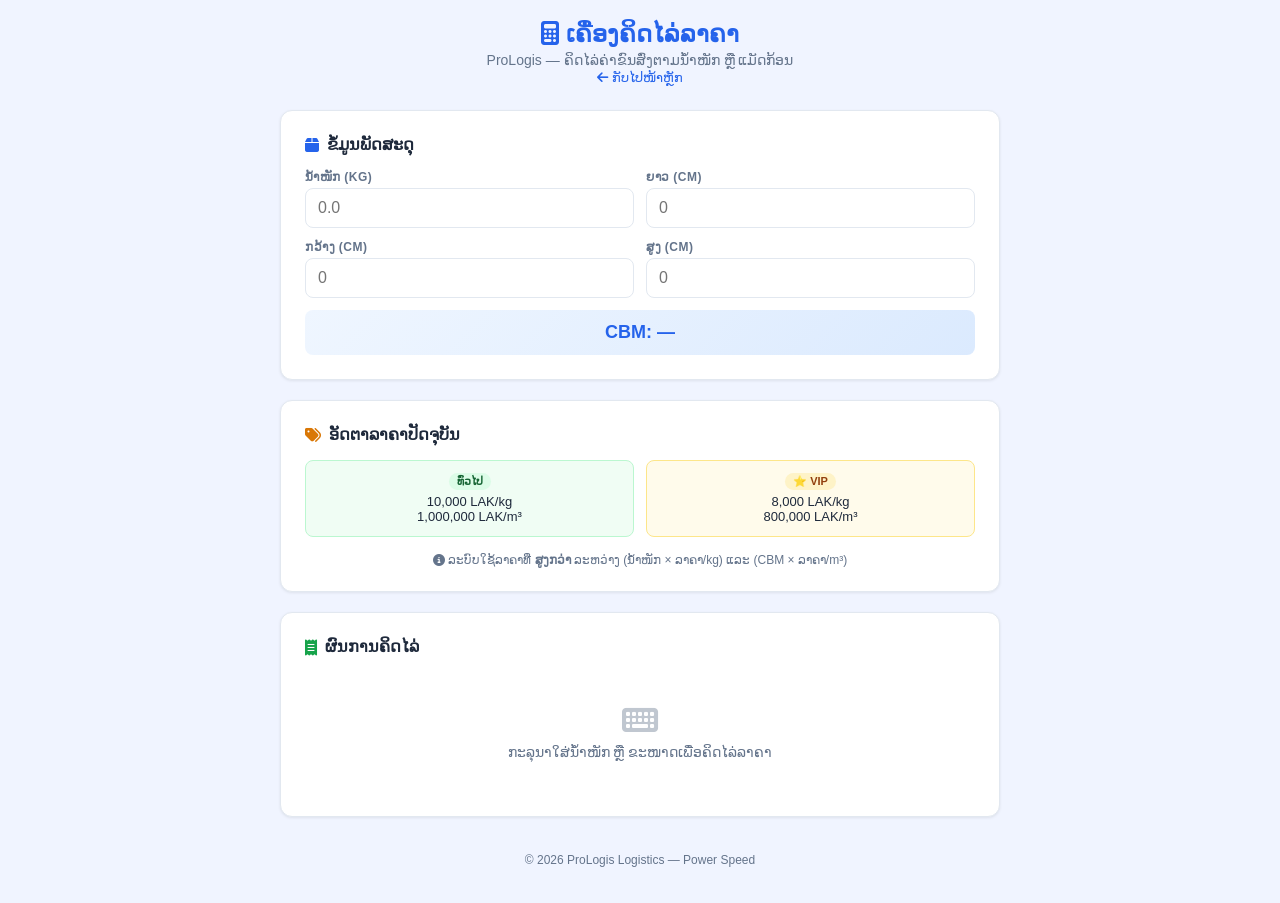
<file: calculator.html>
<!DOCTYPE html>
<html lang="lo">
<head>
<meta charset="UTF-8">
<meta name="viewport" content="width=device-width, initial-scale=1.0">
<title>ເຄື່ອງຄິດໄລ່ລາຄາ — ProLogis</title>
<link href="https://cdnjs.cloudflare.com/ajax/libs/font-awesome/6.4.0/css/all.min.css" rel="stylesheet">
<style>
*{margin:0;padding:0;box-sizing:border-box}
:root{--primary:#2563eb;--primary-dark:#1d4ed8;--success:#16a34a;--warning:#d97706;--bg:#f0f4ff;--card:#fff;--text:#1e293b;--muted:#64748b;--border:#e2e8f0;--radius:12px}
body{font-family:'Segoe UI',Tahoma,sans-serif;background:var(--bg);color:var(--text);min-height:100vh;padding:20px}
.container{max-width:720px;margin:0 auto}
.header{text-align:center;margin-bottom:24px}
.header h1{font-size:24px;color:var(--primary);margin-bottom:4px}
.header p{color:var(--muted);font-size:14px}
.header a{color:var(--primary);text-decoration:none;font-size:13px}
.card{background:var(--card);border-radius:var(--radius);box-shadow:0 1px 3px rgba(0,0,0,.08);padding:24px;margin-bottom:20px;border:1px solid var(--border)}
.card-title{font-size:16px;font-weight:700;margin-bottom:16px;display:flex;align-items:center;gap:8px}
.input-grid{display:grid;grid-template-columns:1fr 1fr;gap:12px}
@media(max-width:480px){.input-grid{grid-template-columns:1fr}}
.form-group{display:flex;flex-direction:column;gap:4px}
.form-group label{font-size:12px;font-weight:600;color:var(--muted);text-transform:uppercase;letter-spacing:.5px}
.form-group input{padding:10px 12px;border:1px solid var(--border);border-radius:8px;font-size:16px;outline:none;transition:border .2s}
.form-group input:focus{border-color:var(--primary);box-shadow:0 0 0 3px rgba(37,99,235,.1)}
.form-group input[readonly]{background:#f8fafc;color:var(--muted);cursor:default}
.cbm-display{grid-column:span 2;background:linear-gradient(135deg,#eff6ff,#dbeafe);border-radius:8px;padding:12px 16px;text-align:center;font-size:18px;font-weight:700;color:var(--primary)}
@media(max-width:480px){.cbm-display{grid-column:span 1}}
.rates-info{display:grid;grid-template-columns:1fr 1fr;gap:12px;margin-bottom:16px}
.rate-card{padding:12px;border-radius:8px;text-align:center}
.rate-card.regular{background:#f0fdf4;border:1px solid #bbf7d0}
.rate-card.vip{background:#fffbeb;border:1px solid #fde68a}
.rate-card .label{font-size:11px;font-weight:600;text-transform:uppercase;color:var(--muted);margin-bottom:4px}
.rate-card .values{font-size:13px;color:var(--text)}

table{width:100%;border-collapse:collapse;margin-top:12px}
th,td{padding:10px 12px;text-align:right;font-size:14px;border-bottom:1px solid var(--border)}
th{background:#f8fafc;font-size:11px;text-transform:uppercase;letter-spacing:.5px;color:var(--muted);font-weight:600}
th:first-child,td:first-child{text-align:left}
.row-regular td{background:#f0fdf4}
.row-vip td{background:#fffbeb}
.row-saving td{background:#fef2f2;color:#dc2626;font-weight:600}
.winner{color:var(--success);font-weight:700;position:relative}
.winner::after{content:' ✓';font-size:12px}
.final-price{font-size:20px;font-weight:800}
.final-vip{color:var(--warning)}
.empty-state{text-align:center;padding:32px;color:var(--muted);font-size:14px}
.badge{display:inline-block;padding:2px 8px;border-radius:99px;font-size:11px;font-weight:600}
.badge-green{background:#dcfce7;color:#166534}
.badge-amber{background:#fef3c7;color:#92400e}
.footer{text-align:center;color:var(--muted);font-size:12px;margin-top:20px;padding:16px 0}
</style>
</head>
<body>

<div class="container">
  <div class="header">
    <h1><i class="fas fa-calculator"></i> ເຄື່ອງຄິດໄລ່ລາຄາ</h1>
    <p>ProLogis — ຄິດໄລ່ຄ່າຂົນສົ່ງຕາມນ້ຳໜັກ ຫຼື ແມັດກ້ອນ</p>
    <a href="index.html"><i class="fas fa-arrow-left"></i> ກັບໄປໜ້າຫຼັກ</a>
  </div>

  <!-- Input -->
  <div class="card">
    <div class="card-title"><i class="fas fa-box" style="color:var(--primary)"></i> ຂໍ້ມູນພັດສະດຸ</div>
    <div class="input-grid">
      <div class="form-group">
        <label>ນ້ຳໜັກ (kg)</label>
        <input type="number" id="inKg" min="0" step="0.1" placeholder="0.0" oninput="calc()">
      </div>
      <div class="form-group">
        <label>ຍາວ (cm)</label>
        <input type="number" id="inL" min="0" placeholder="0" oninput="calc()">
      </div>
      <div class="form-group">
        <label>ກວ້າງ (cm)</label>
        <input type="number" id="inW" min="0" placeholder="0" oninput="calc()">
      </div>
      <div class="form-group">
        <label>ສູງ (cm)</label>
        <input type="number" id="inH" min="0" placeholder="0" oninput="calc()">
      </div>
      <div class="cbm-display" id="cbmDisplay">CBM: —</div>
    </div>
  </div>

  <!-- Rates Info -->
  <div class="card">
    <div class="card-title"><i class="fas fa-tags" style="color:var(--warning)"></i> ອັດຕາລາຄາປັດຈຸບັນ</div>
    <div class="rates-info">
      <div class="rate-card regular">
        <div class="label"><span class="badge badge-green">ທົ່ວໄປ</span></div>
        <div class="values" id="rateRegular">—</div>
      </div>
      <div class="rate-card vip">
        <div class="label"><span class="badge badge-amber">⭐ VIP</span></div>
        <div class="values" id="rateVIP">—</div>
      </div>
    </div>
    <div style="font-size:12px;color:var(--muted);text-align:center">
      <i class="fas fa-info-circle"></i> ລະບົບໃຊ້ລາຄາທີ່ <strong>ສູງກວ່າ</strong> ລະຫວ່າງ (ນ້ຳໜັກ × ລາຄາ/kg) ແລະ (CBM × ລາຄາ/m³)
    </div>
  </div>

  <!-- Result -->
  <div class="card">
    <div class="card-title"><i class="fas fa-receipt" style="color:var(--success)"></i> ຜົນການຄິດໄລ່</div>
    <div id="resultArea">
      <div class="empty-state">
        <i class="fas fa-keyboard" style="font-size:32px;margin-bottom:8px;display:block;opacity:.4"></i>
        ກະລຸນາໃສ່ນ້ຳໜັກ ຫຼື ຂະໜາດເພື່ອຄິດໄລ່ລາຄາ
      </div>
    </div>
  </div>
</div>

<div class="footer">
  &copy; 2026 ProLogis Logistics — Power Speed
</div>

<script>
function getRates() {
  try {
    return JSON.parse(localStorage.getItem('erp_pricing')) || { perKg:10000, perCBM:1000000, vipPerKg:8000, vipPerCBM:800000 };
  } catch(e) {
    return { perKg:10000, perCBM:1000000, vipPerKg:8000, vipPerCBM:800000 };
  }
}

function fmt(n) {
  return n.toLocaleString('en-US');
}

function showRates() {
  const r = getRates();
  document.getElementById('rateRegular').innerHTML =
    `${fmt(r.perKg)} LAK/kg<br>${fmt(r.perCBM)} LAK/m³`;
  document.getElementById('rateVIP').innerHTML =
    `${fmt(r.vipPerKg||r.perKg)} LAK/kg<br>${fmt(r.vipPerCBM||r.perCBM)} LAK/m³`;
}

function calc() {
  const kg = parseFloat(document.getElementById('inKg').value) || 0;
  const l  = parseFloat(document.getElementById('inL').value)  || 0;
  const w  = parseFloat(document.getElementById('inW').value)  || 0;
  const h  = parseFloat(document.getElementById('inH').value)  || 0;
  const cbm = (l && w && h) ? (l*w*h)/1e6 : 0;

  // CBM display
  document.getElementById('cbmDisplay').textContent = cbm > 0
    ? `CBM: ${cbm.toFixed(4)} m³  (${l}×${w}×${h} cm)`
    : 'CBM: —';

  const area = document.getElementById('resultArea');
  if (!kg && !cbm) {
    area.innerHTML = `<div class="empty-state">
      <i class="fas fa-keyboard" style="font-size:32px;margin-bottom:8px;display:block;opacity:.4"></i>
      ກະລຸນາໃສ່ນ້ຳໜັກ ຫຼື ຂະໜາດເພື່ອຄິດໄລ່ລາຄາ
    </div>`;
    return;
  }

  const r = getRates();
  const regByKg  = kg * r.perKg;
  const regByCBM = cbm * r.perCBM;
  const regFinal = Math.max(regByKg, regByCBM);
  const regMethod = regByKg >= regByCBM ? 'kg' : 'cbm';

  const vipKgRate  = r.vipPerKg  || r.perKg;
  const vipCBMRate = r.vipPerCBM || r.perCBM;
  const vipByKg  = kg * vipKgRate;
  const vipByCBM = cbm * vipCBMRate;
  const vipFinal = Math.max(vipByKg, vipByCBM);
  const vipMethod = vipByKg >= vipByCBM ? 'kg' : 'cbm';

  const saving = regFinal - vipFinal;
  const savingPct = regFinal > 0 ? ((saving / regFinal) * 100).toFixed(1) : 0;

  area.innerHTML = `
    <table>
      <thead>
        <tr>
          <th></th>
          <th>ຕາມນ້ຳໜັກ (kg)</th>
          <th>ຕາມແມັດກ້ອນ (CBM)</th>
          <th>ລາຄາສຸດທ້າຍ</th>
        </tr>
      </thead>
      <tbody>
        <tr class="row-regular">
          <td><span class="badge badge-green">ທົ່ວໄປ</span></td>
          <td class="${regMethod==='kg'?'winner':''}">${kg ? fmt(regByKg)+' LAK' : '—'}${kg ? '<br><small style="color:var(--muted)">'+kg+' × '+fmt(r.perKg)+'</small>':''}</td>
          <td class="${regMethod==='cbm'?'winner':''}">${cbm ? fmt(Math.round(regByCBM))+' LAK' : '—'}${cbm ? '<br><small style="color:var(--muted)">'+cbm.toFixed(4)+' × '+fmt(r.perCBM)+'</small>':''}</td>
          <td class="final-price">${fmt(Math.round(regFinal))} LAK</td>
        </tr>
        <tr class="row-vip">
          <td><span class="badge badge-amber">⭐ VIP</span></td>
          <td class="${vipMethod==='kg'?'winner':''}">${kg ? fmt(vipByKg)+' LAK' : '—'}${kg ? '<br><small style="color:var(--muted)">'+kg+' × '+fmt(vipKgRate)+'</small>':''}</td>
          <td class="${vipMethod==='cbm'?'winner':''}">${cbm ? fmt(Math.round(vipByCBM))+' LAK' : '—'}${cbm ? '<br><small style="color:var(--muted)">'+cbm.toFixed(4)+' × '+fmt(vipCBMRate)+'</small>':''}</td>
          <td class="final-price final-vip">${fmt(Math.round(vipFinal))} LAK</td>
        </tr>
        ${saving > 0 ? `
        <tr class="row-saving">
          <td><i class="fas fa-piggy-bank"></i> ປະຢັດ VIP</td>
          <td colspan="2" style="text-align:center;color:var(--muted);font-weight:400">ສ່ວນຫຼຸດ ${savingPct}%</td>
          <td style="color:#dc2626;font-size:18px">-${fmt(Math.round(saving))} LAK</td>
        </tr>` : ''}
      </tbody>
    </table>
  `;
}

// Init
showRates();
</script>
</body>
</html>
</file>
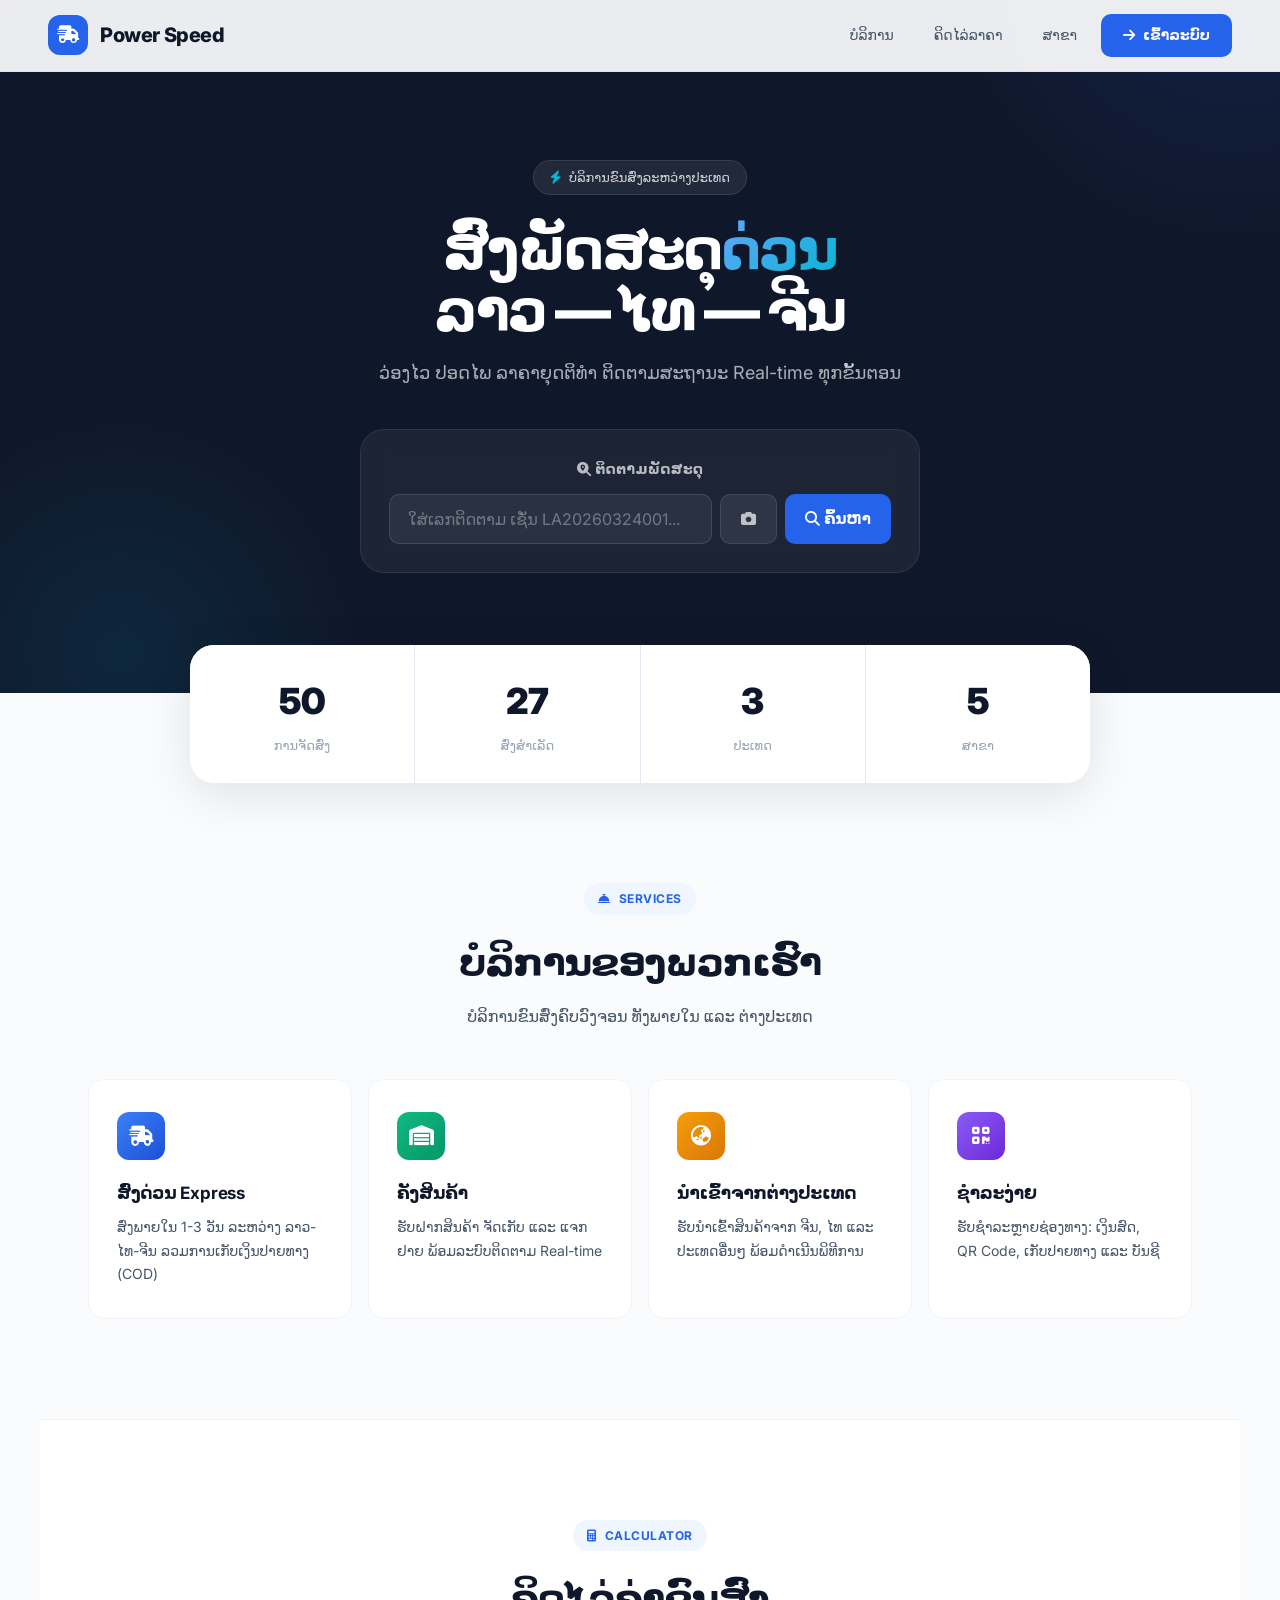
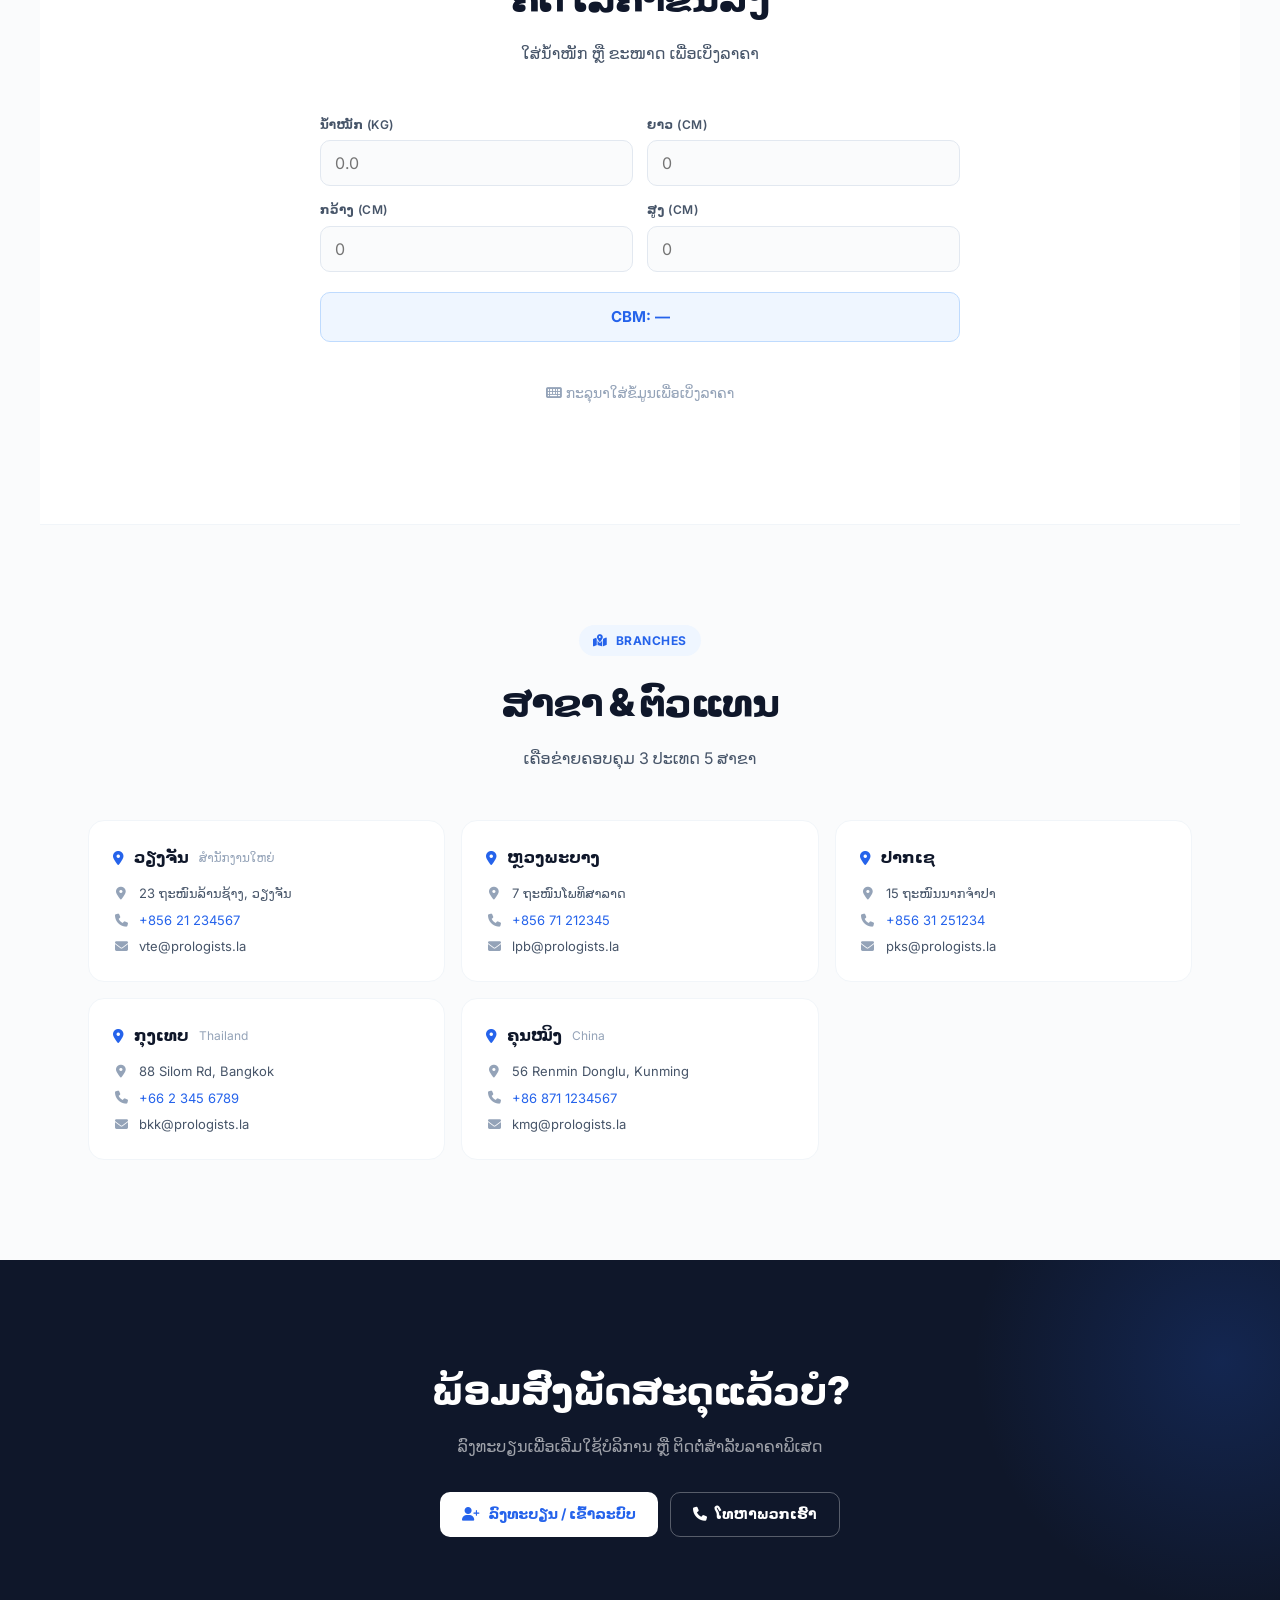
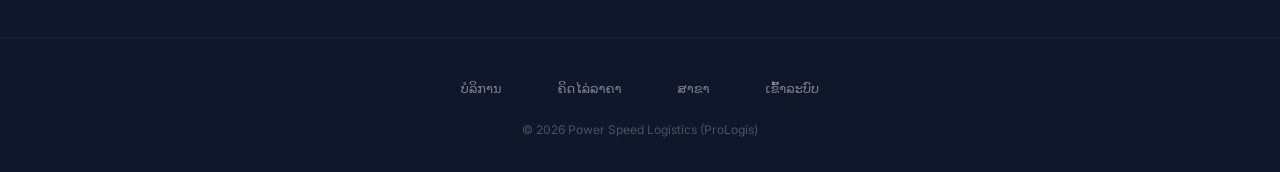
<file: website.html>
<!DOCTYPE html>
<html lang="lo">
<head>
<meta charset="UTF-8">
<meta name="viewport" content="width=device-width, initial-scale=1.0">
<meta name="description" content="Power Speed — ບໍລິການຂົນສົ່ງດ່ວນ ລາວ-ໄທ-ຈີນ ສົ່ງພັດສະດຸຂ້າມປະເທດ ວ່ອງໄວ ປອດໄພ">
<title>Power Speed — ບໍລິການຂົນສົ່ງດ່ວນ ລາວ-ໄທ-ຈີນ</title>
<link href="https://cdnjs.cloudflare.com/ajax/libs/font-awesome/6.4.0/css/all.min.css" rel="stylesheet">
<link href="https://fonts.googleapis.com/css2?family=Inter:wght@400;500;600;700;800;900&display=swap" rel="stylesheet">
<style>
*{margin:0;padding:0;box-sizing:border-box}
:root{
  --primary:#2563eb;--primary-dark:#1d4ed8;--primary-light:#3b82f6;--primary-pale:#eff6ff;
  --secondary:#0f172a;--accent:#06b6d4;
  --success:#059669;--warning:#d97706;--danger:#dc2626;
  --bg:#fafbfc;--surface:#fff;--border:#f1f5f9;--border-strong:#e2e8f0;
  --text:#0f172a;--text-secondary:#475569;--text-muted:#94a3b8;
  --radius:16px;--radius-sm:10px;--radius-lg:24px;
  --shadow-sm:0 1px 2px rgba(0,0,0,.04);
  --shadow:0 4px 24px rgba(0,0,0,.06);
  --shadow-lg:0 12px 48px rgba(0,0,0,.1);
  --transition:.25s cubic-bezier(.4,0,.2,1)
}
html{scroll-behavior:smooth}
body{font-family:'Inter',system-ui,-apple-system,sans-serif;color:var(--text);background:var(--bg);line-height:1.6;-webkit-font-smoothing:antialiased}
a{text-decoration:none;color:inherit}
img{max-width:100%;display:block}

/* SKIP LINK (a11y) */
.skip-link{position:absolute;top:-100%;left:16px;padding:12px 24px;background:var(--primary);color:#fff;border-radius:0 0 8px 8px;font-weight:600;z-index:999;transition:.2s}
.skip-link:focus{top:0}

/* NAV */
header{position:fixed;top:0;left:0;right:0;z-index:100;background:rgba(255,255,255,.92);backdrop-filter:blur(20px) saturate(180%);border-bottom:1px solid rgba(0,0,0,.04);height:72px;display:flex;align-items:center;padding:0 clamp(16px,4vw,48px)}
.nav-inner{max-width:1200px;width:100%;margin:0 auto;display:flex;align-items:center;justify-content:space-between}
.logo{display:flex;align-items:center;gap:12px;font-size:20px;font-weight:800;color:var(--text);letter-spacing:-.02em}
.logo-icon{width:40px;height:40px;background:var(--primary);border-radius:12px;display:flex;align-items:center;justify-content:center;color:#fff;font-size:18px}
nav{display:flex;gap:8px;align-items:center}
nav a{font-size:14px;font-weight:500;color:var(--text-secondary);padding:8px 16px;border-radius:8px;transition:var(--transition)}
nav a:hover,nav a:focus-visible{color:var(--primary);background:var(--primary-pale)}
nav a:focus-visible{outline:2px solid var(--primary);outline-offset:2px}
.btn{display:inline-flex;align-items:center;gap:8px;padding:10px 22px;border-radius:var(--radius-sm);font-weight:600;font-size:14px;border:none;cursor:pointer;transition:var(--transition)}
.btn:focus-visible{outline:2px solid var(--primary);outline-offset:2px}
.btn-primary{background:var(--primary);color:#fff}
.btn-primary:hover{background:var(--primary-dark);transform:translateY(-1px);box-shadow:0 4px 12px rgba(37,99,235,.3)}
.btn-ghost{background:transparent;color:var(--text);border:1.5px solid var(--border-strong)}
.btn-ghost:hover{border-color:var(--primary);color:var(--primary)}
.btn-white{background:#fff;color:var(--primary);font-weight:700}
.btn-white:hover{background:var(--primary-pale);transform:translateY(-1px)}
.btn-outline-white{background:transparent;color:#fff;border:1.5px solid rgba(255,255,255,.3)}
.btn-outline-white:hover{background:rgba(255,255,255,.1);border-color:rgba(255,255,255,.6)}
.mobile-toggle{display:none;background:none;border:none;font-size:22px;padding:8px;cursor:pointer;color:var(--text)}
@media(max-width:768px){
  nav a:not(.btn-primary){display:none}
  .mobile-toggle{display:block}
}

/* HERO */
.hero{padding:clamp(120px,15vw,160px) clamp(16px,4vw,48px) clamp(80px,10vw,120px);background:var(--secondary);color:#fff;text-align:center;position:relative;overflow:hidden}
.hero::before{content:'';position:absolute;top:-50%;right:-20%;width:600px;height:600px;border-radius:50%;background:radial-gradient(circle,rgba(37,99,235,.15),transparent 70%)}
.hero::after{content:'';position:absolute;bottom:-30%;left:-10%;width:500px;height:500px;border-radius:50%;background:radial-gradient(circle,rgba(6,182,212,.1),transparent 70%)}
.hero>*{position:relative;z-index:1}
.hero-badge{display:inline-flex;align-items:center;gap:8px;padding:6px 16px;background:rgba(255,255,255,.08);border:1px solid rgba(255,255,255,.1);border-radius:99px;font-size:13px;font-weight:500;color:rgba(255,255,255,.8);margin-bottom:24px;backdrop-filter:blur(4px)}
.hero-badge i{color:var(--accent)}
.hero h1{font-size:clamp(32px,6vw,56px);font-weight:900;letter-spacing:-.03em;line-height:1.1;margin-bottom:16px;max-width:700px;margin-left:auto;margin-right:auto}
.hero h1 span{background:linear-gradient(135deg,#60a5fa,#06b6d4);-webkit-background-clip:text;-webkit-text-fill-color:transparent;background-clip:text}
.hero-desc{font-size:clamp(15px,2vw,18px);color:rgba(255,255,255,.65);max-width:540px;margin:0 auto 40px;line-height:1.7}

/* TRACK BOX */
.track-box{max-width:560px;margin:0 auto;background:rgba(255,255,255,.06);border:1px solid rgba(255,255,255,.08);border-radius:var(--radius-lg);padding:28px;backdrop-filter:blur(12px)}
.track-box h3{font-size:14px;font-weight:600;margin-bottom:14px;color:rgba(255,255,255,.7);text-transform:uppercase;letter-spacing:.5px}
.track-row{display:flex;gap:8px}
.track-row input{flex:1;padding:14px 18px;border:1.5px solid rgba(255,255,255,.12);border-radius:var(--radius-sm);font-size:16px;font-family:inherit;outline:none;background:rgba(255,255,255,.06);color:#fff;transition:var(--transition)}
.track-row input::placeholder{color:rgba(255,255,255,.35)}
.track-row input:focus{border-color:var(--accent);background:rgba(255,255,255,.1);box-shadow:0 0 0 3px rgba(6,182,212,.2)}
.track-row button{min-width:48px;padding:14px 20px;border:none;border-radius:var(--radius-sm);font-size:15px;font-family:inherit;cursor:pointer;font-weight:600;transition:var(--transition)}
.track-row button:focus-visible{outline:2px solid var(--accent);outline-offset:2px}
.track-row .btn-search{background:var(--primary);color:#fff}
.track-row .btn-search:hover{background:var(--primary-dark)}
.track-row .btn-cam{background:rgba(255,255,255,.08);color:rgba(255,255,255,.7);border:1px solid rgba(255,255,255,.1)}
.track-row .btn-cam:hover{background:rgba(255,255,255,.15);color:#fff}

/* TRACK RESULT */
.track-result{margin-top:16px;display:none}
.track-result.show{display:block}
.result-card{background:#fff;border-radius:var(--radius);padding:24px;color:var(--text)}
.result-header{display:flex;justify-content:space-between;align-items:center;margin-bottom:16px;flex-wrap:wrap;gap:8px}
.result-tn{font-size:22px;font-weight:800;color:var(--primary);font-family:'SF Mono',Consolas,monospace;letter-spacing:.5px}
.result-info{display:grid;grid-template-columns:1fr 1fr;gap:12px;font-size:13px;margin-bottom:20px;padding:16px;background:var(--bg);border-radius:var(--radius-sm)}
.result-info .label{color:var(--text-muted);font-size:11px;text-transform:uppercase;font-weight:600;letter-spacing:.5px;margin-bottom:2px}
.timeline{position:relative;padding-left:28px}
.timeline::before{content:'';position:absolute;left:11px;top:0;bottom:0;width:2px;background:var(--border-strong)}
.tl-item{position:relative;padding-bottom:20px}
.tl-item:last-child{padding-bottom:0}
.tl-dot{position:absolute;left:-23px;top:3px;width:14px;height:14px;border-radius:50%;border:3px solid var(--surface)}
.tl-dot.active{background:var(--primary-light);box-shadow:0 0 0 3px var(--primary-pale)}
.tl-dot.done{background:var(--success);box-shadow:0 0 0 3px #dcfce7}
.tl-status{font-weight:700;font-size:13px;text-transform:uppercase;color:var(--text)}
.tl-desc{font-size:12px;color:var(--text-secondary);margin-top:2px}
.tl-time{font-size:11px;color:var(--text-muted);margin-top:3px}
.result-error{text-align:center;padding:24px;color:var(--danger);font-weight:600}
.badge{display:inline-flex;align-items:center;gap:4px;padding:4px 12px;border-radius:99px;font-size:11px;font-weight:700;text-transform:uppercase;letter-spacing:.3px}
.badge::before{content:'\\2022';font-size:8px}
.badge-pending{background:#fef3c7;color:#92400e}
.badge-processing{background:#e0f2fe;color:#0c4a6e}
.badge-in-warehouse{background:#ede9fe;color:#5b21b6}
.badge-out-for-delivery{background:#fef3c7;color:#92400e}
.badge-delivered{background:#dcfce7;color:#166534}
.badge-exception{background:#fee2e2;color:#991b1b}
.badge-cancelled{background:#f1f5f9;color:#475569}

/* STATS */
.stats-section{padding:0 clamp(16px,4vw,48px);margin-top:-48px;position:relative;z-index:2}
.stats-grid{max-width:900px;margin:0 auto;display:grid;grid-template-columns:repeat(4,1fr);gap:1px;background:var(--border-strong);border-radius:var(--radius-lg);overflow:hidden;box-shadow:var(--shadow-lg)}
.stat-item{background:var(--surface);padding:28px 20px;text-align:center}
.stat-num{font-size:clamp(28px,4vw,36px);font-weight:900;color:var(--text);letter-spacing:-.02em}
.stat-label{font-size:13px;color:var(--text-muted);margin-top:4px;font-weight:500}
@media(max-width:600px){.stats-grid{grid-template-columns:repeat(2,1fr)}}

/* SECTION */
.section{padding:clamp(64px,10vw,100px) clamp(16px,4vw,48px);max-width:1200px;margin:0 auto}
.section-label{display:inline-flex;align-items:center;gap:8px;padding:6px 14px;background:var(--primary-pale);color:var(--primary);border-radius:99px;font-size:12px;font-weight:700;text-transform:uppercase;letter-spacing:.5px;margin-bottom:16px}
.section-title{font-size:clamp(26px,4vw,38px);font-weight:900;letter-spacing:-.03em;margin-bottom:12px;color:var(--text)}
.section-desc{color:var(--text-secondary);font-size:16px;max-width:540px;line-height:1.7;margin-bottom:48px}
.section-center{text-align:center}
.section-center .section-desc{margin-left:auto;margin-right:auto}

/* SERVICES */
.services-grid{display:grid;grid-template-columns:repeat(auto-fit,minmax(260px,1fr));gap:16px}
.svc-card{background:var(--surface);border:1px solid var(--border);border-radius:var(--radius);padding:32px 28px;transition:var(--transition);position:relative;overflow:hidden}
.svc-card::before{content:'';position:absolute;top:0;left:0;right:0;height:3px;background:var(--primary);opacity:0;transition:var(--transition)}
.svc-card:hover{border-color:var(--border-strong);box-shadow:var(--shadow);transform:translateY(-2px)}
.svc-card:hover::before{opacity:1}
.svc-icon{width:48px;height:48px;border-radius:12px;display:flex;align-items:center;justify-content:center;font-size:20px;margin-bottom:20px;color:#fff}
.svc-card h3{font-size:17px;font-weight:700;margin-bottom:8px;letter-spacing:-.01em}
.svc-card p{font-size:14px;color:var(--text-secondary);line-height:1.7}

/* CALCULATOR */
.calc-section{background:var(--surface);border-top:1px solid var(--border);border-bottom:1px solid var(--border)}
.calc-box{max-width:640px;margin:0 auto}
.calc-grid{display:grid;grid-template-columns:1fr 1fr;gap:14px;margin-bottom:20px}
@media(max-width:480px){.calc-grid{grid-template-columns:1fr}}
.fg{display:flex;flex-direction:column;gap:6px}
.fg label{font-size:12px;font-weight:600;color:var(--text-secondary);text-transform:uppercase;letter-spacing:.5px}
.fg input{padding:12px 14px;border:1.5px solid var(--border-strong);border-radius:var(--radius-sm);font-size:16px;font-family:inherit;outline:none;transition:var(--transition);background:var(--bg)}
.fg input:focus{border-color:var(--primary);box-shadow:0 0 0 3px rgba(37,99,235,.08);background:#fff}
.cbm-bar{text-align:center;background:var(--primary-pale);border-radius:var(--radius-sm);padding:12px;font-size:15px;font-weight:700;color:var(--primary);margin-bottom:20px;border:1px solid #bfdbfe}
.price-table{width:100%;border-collapse:separate;border-spacing:0;border-radius:var(--radius-sm);overflow:hidden;border:1px solid var(--border-strong)}
.price-table th,.price-table td{padding:12px 14px;text-align:right;font-size:14px}
.price-table th{background:var(--bg);font-size:11px;text-transform:uppercase;letter-spacing:.5px;color:var(--text-muted);font-weight:600;border-bottom:1px solid var(--border-strong)}
.price-table th:first-child,.price-table td:first-child{text-align:left}
.price-table td{border-bottom:1px solid var(--border)}
.price-table tr:last-child td{border-bottom:none}
.row-reg td{background:#f0fdf4}
.row-vip td{background:#fffbeb}
.row-save td{background:#fef2f2;color:#dc2626;font-weight:600}
.winner{color:var(--success);font-weight:700}
.winner::after{content:' \\2713';font-size:12px}
.final{font-size:18px;font-weight:800}
.final-vip{color:var(--warning)}

/* BRANCHES */
.branches-grid{display:grid;grid-template-columns:repeat(auto-fit,minmax(280px,1fr));gap:16px}
.branch-card{background:var(--surface);border:1px solid var(--border);border-radius:var(--radius);padding:24px;transition:var(--transition)}
.branch-card:hover{border-color:var(--border-strong);box-shadow:var(--shadow)}
.branch-card h4{font-size:16px;font-weight:700;color:var(--text);margin-bottom:12px;display:flex;align-items:center;gap:10px}
.branch-card h4 i{color:var(--primary);font-size:14px}
.branch-card .info{font-size:13px;color:var(--text-secondary);display:flex;flex-direction:column;gap:6px}
.branch-card .info div{display:flex;align-items:center;gap:10px}
.branch-card .info i{width:16px;color:var(--text-muted);font-size:13px;text-align:center}

/* CTA */
.cta{background:var(--secondary);color:#fff;padding:clamp(64px,10vw,100px) clamp(16px,4vw,48px);text-align:center;position:relative;overflow:hidden}
.cta::before{content:'';position:absolute;top:-40%;right:-15%;width:500px;height:500px;border-radius:50%;background:radial-gradient(circle,rgba(37,99,235,.2),transparent 70%)}
.cta>*{position:relative;z-index:1}
.cta h2{font-size:clamp(26px,4vw,38px);font-weight:900;margin-bottom:12px;letter-spacing:-.02em}
.cta p{color:rgba(255,255,255,.6);font-size:16px;margin-bottom:32px;max-width:480px;margin-left:auto;margin-right:auto;line-height:1.7}
.cta-btns{display:flex;gap:12px;justify-content:center;flex-wrap:wrap}

/* FOOTER */
footer{background:var(--secondary);border-top:1px solid rgba(255,255,255,.06);color:#fff;padding:32px clamp(16px,4vw,48px);text-align:center}
.footer-links{display:flex;justify-content:center;gap:24px;margin-bottom:14px;flex-wrap:wrap}
.footer-links a{color:rgba(255,255,255,.45);font-size:13px;font-weight:500;transition:var(--transition)}
.footer-links a:hover,.footer-links a:focus-visible{color:#fff}
.footer-links a:focus-visible{outline:1px solid rgba(255,255,255,.5);outline-offset:4px;border-radius:4px}
.footer-copy{font-size:12px;color:rgba(255,255,255,.25)}

/* ANIMATION */
@keyframes fadeUp{from{opacity:0;transform:translateY(24px)}to{opacity:1;transform:translateY(0)}}
.fade-up{animation:fadeUp .5s ease forwards}

/* FOCUS RING (global a11y) */
:focus-visible{outline:2px solid var(--primary);outline-offset:2px;border-radius:4px}
button:focus-visible{outline:2px solid var(--primary);outline-offset:2px}

/* REDUCED MOTION */
@media(prefers-reduced-motion:reduce){*{animation:none!important;transition:none!important}}
</style>
</head>
<body>

<!-- SKIP LINK (a11y) -->
<a href="#main" class="skip-link">ຂ້າມໄປເນື້ອຫາຫຼັກ</a>

<!-- NAV -->
<header role="banner">
  <div class="nav-inner">
    <a href="#" class="logo" aria-label="Power Speed - ໜ້າຫຼັກ">
      <div class="logo-icon" aria-hidden="true"><i class="fas fa-shipping-fast"></i></div>
      Power Speed
    </a>
    <nav role="navigation" aria-label="ເມນູຫຼັກ">
      <a href="#services">ບໍລິການ</a>
      <a href="#calculator">ຄິດໄລ່ລາຄາ</a>
      <a href="#branches">ສາຂາ</a>
      <a href="index.html" class="btn btn-primary"><i class="fas fa-arrow-right" aria-hidden="true"></i> ເຂົ້າລະບົບ</a>
    </nav>
  </div>
</header>

<!-- HERO -->
<main id="main">
<section class="hero" aria-labelledby="hero-title">
  <div class="hero-badge"><i class="fas fa-bolt" aria-hidden="true"></i> ບໍລິການຂົນສົ່ງລະຫວ່າງປະເທດ</div>
  <h1 id="hero-title">ສົ່ງພັດສະດຸ<span>ດ່ວນ</span><br>ລາວ — ໄທ — ຈີນ</h1>
  <p class="hero-desc">ວ່ອງໄວ ປອດໄພ ລາຄາຍຸດຕິທຳ ຕິດຕາມສະຖານະ Real-time ທຸກຂັ້ນຕອນ</p>

  <div class="track-box" role="search" aria-label="ຕິດຕາມພັດສະດຸ">
    <h3><i class="fas fa-search-location" aria-hidden="true"></i> ຕິດຕາມພັດສະດຸ</h3>
    <div class="track-row">
      <label for="trackInput" class="skip-link" style="position:absolute;left:-9999px">ເລກຕິດຕາມ</label>
      <input type="text" id="trackInput" placeholder="ໃສ່ເລກຕິດຕາມ ເຊັ່ນ LA20260324001..." aria-label="ໃສ່ເລກຕິດຕາມ" onkeydown="if(event.key==='Enter')doTrack()">
      <button class="btn-cam" onclick="openCam()" aria-label="ສະແກນບາໂຄດ"><i class="fas fa-camera" aria-hidden="true"></i></button>
      <button class="btn-search" onclick="doTrack()"><i class="fas fa-search" aria-hidden="true"></i> ຄົ້ນຫາ</button>
    </div>
    <div id="trackResult" class="track-result" role="region" aria-live="polite" aria-label="ຜົນການຕິດຕາມ"></div>
  </div>
</section>

<!-- STATS -->
<section class="stats-section" aria-label="ສະຖິຕິ">
  <div class="stats-grid" role="list">
    <div class="stat-item" role="listitem"><div class="stat-num" id="statShip">0</div><div class="stat-label">ການຈັດສົ່ງ</div></div>
    <div class="stat-item" role="listitem"><div class="stat-num" id="statDel">0</div><div class="stat-label">ສົ່ງສຳເລັດ</div></div>
    <div class="stat-item" role="listitem"><div class="stat-num">3</div><div class="stat-label">ປະເທດ</div></div>
    <div class="stat-item" role="listitem"><div class="stat-num">5</div><div class="stat-label">ສາຂາ</div></div>
  </div>
</section>

<!-- SERVICES -->
<section class="section" id="services" aria-labelledby="svc-title">
  <div class="section-center">
    <div class="section-label" aria-hidden="true"><i class="fas fa-concierge-bell"></i> Services</div>
    <h2 class="section-title" id="svc-title">ບໍລິການຂອງພວກເຮົາ</h2>
    <p class="section-desc">ບໍລິການຂົນສົ່ງຄົບວົງຈອນ ທັງພາຍໃນ ແລະ ຕ່າງປະເທດ</p>
  </div>
  <div class="services-grid">
    <article class="svc-card">
      <div class="svc-icon" style="background:linear-gradient(135deg,#3b82f6,#1d4ed8)" aria-hidden="true"><i class="fas fa-truck-fast"></i></div>
      <h3>ສົ່ງດ່ວນ Express</h3>
      <p>ສົ່ງພາຍໃນ 1-3 ວັນ ລະຫວ່າງ ລາວ-ໄທ-ຈີນ ລວມການເກັບເງິນປາຍທາງ (COD)</p>
    </article>
    <article class="svc-card">
      <div class="svc-icon" style="background:linear-gradient(135deg,#10b981,#059669)" aria-hidden="true"><i class="fas fa-warehouse"></i></div>
      <h3>ຄັງສິນຄ້າ</h3>
      <p>ຮັບຝາກສິນຄ້າ ຈັດເກັບ ແລະ ແຈກຢາຍ ພ້ອມລະບົບຕິດຕາມ Real-time</p>
    </article>
    <article class="svc-card">
      <div class="svc-icon" style="background:linear-gradient(135deg,#f59e0b,#d97706)" aria-hidden="true"><i class="fas fa-globe-asia"></i></div>
      <h3>ນຳເຂົ້າຈາກຕ່າງປະເທດ</h3>
      <p>ຮັບນຳເຂົ້າສິນຄ້າຈາກ ຈີນ, ໄທ ແລະ ປະເທດອື່ນໆ ພ້ອມດຳເນີນພິທີການ</p>
    </article>
    <article class="svc-card">
      <div class="svc-icon" style="background:linear-gradient(135deg,#8b5cf6,#6d28d9)" aria-hidden="true"><i class="fas fa-qrcode"></i></div>
      <h3>ຊຳລະງ່າຍ</h3>
      <p>ຮັບຊຳລະຫຼາຍຊ່ອງທາງ: ເງິນສົດ, QR Code, ເກັບປາຍທາງ ແລະ ບັນຊີ</p>
    </article>
  </div>
</section>

<!-- CALCULATOR -->
<section class="calc-section section" id="calculator" aria-labelledby="calc-title">
  <div class="calc-box">
    <div class="section-center">
      <div class="section-label" aria-hidden="true"><i class="fas fa-calculator"></i> Calculator</div>
      <h2 class="section-title" id="calc-title">ຄິດໄລ່ຄ່າຂົນສົ່ງ</h2>
      <p class="section-desc">ໃສ່ນ້ຳໜັກ ຫຼື ຂະໜາດ ເພື່ອເບິ່ງລາຄາ</p>
    </div>
    <div class="calc-grid">
      <div class="fg"><label for="cKg">ນ້ຳໜັກ (kg)</label><input type="number" id="cKg" min="0" step="0.1" placeholder="0.0" oninput="calcPrice()"></div>
      <div class="fg"><label for="cL">ຍາວ (cm)</label><input type="number" id="cL" min="0" placeholder="0" oninput="calcPrice()"></div>
      <div class="fg"><label for="cW">ກວ້າງ (cm)</label><input type="number" id="cW" min="0" placeholder="0" oninput="calcPrice()"></div>
      <div class="fg"><label for="cH">ສູງ (cm)</label><input type="number" id="cH" min="0" placeholder="0" oninput="calcPrice()"></div>
    </div>
    <div class="cbm-bar" id="cbmBar" aria-live="polite">CBM: —</div>
    <div id="priceResult" role="region" aria-live="polite">
      <p style="text-align:center;color:var(--text-muted);padding:20px;font-size:14px"><i class="fas fa-keyboard" aria-hidden="true"></i> ກະລຸນາໃສ່ຂໍ້ມູນເພື່ອເບິ່ງລາຄາ</p>
    </div>
  </div>
</section>

<!-- BRANCHES -->
<section class="section" id="branches" aria-labelledby="branch-title">
  <div class="section-center">
    <div class="section-label" aria-hidden="true"><i class="fas fa-map-marked-alt"></i> Branches</div>
    <h2 class="section-title" id="branch-title">ສາຂາ & ຕົວແທນ</h2>
    <p class="section-desc">ເຄືອຂ່າຍຄອບຄຸມ 3 ປະເທດ 5 ສາຂາ</p>
  </div>
  <div class="branches-grid">
    <article class="branch-card">
      <h4><i class="fas fa-map-marker-alt" aria-hidden="true"></i> ວຽງຈັນ <small style="font-weight:400;color:var(--text-muted);font-size:12px">ສຳນັກງານໃຫຍ່</small></h4>
      <div class="info">
        <div><i class="fas fa-location-dot" aria-hidden="true"></i> 23 ຖະໜົນລ້ານຊ້າງ, ວຽງຈັນ</div>
        <div><i class="fas fa-phone" aria-hidden="true"></i> <a href="tel:+85621234567" style="color:var(--primary)">+856 21 234567</a></div>
        <div><i class="fas fa-envelope" aria-hidden="true"></i> vte@prologists.la</div>
      </div>
    </article>
    <article class="branch-card">
      <h4><i class="fas fa-map-marker-alt" aria-hidden="true"></i> ຫຼວງພະບາງ</h4>
      <div class="info">
        <div><i class="fas fa-location-dot" aria-hidden="true"></i> 7 ຖະໜົນໂພທິສາລາດ</div>
        <div><i class="fas fa-phone" aria-hidden="true"></i> <a href="tel:+85671212345" style="color:var(--primary)">+856 71 212345</a></div>
        <div><i class="fas fa-envelope" aria-hidden="true"></i> lpb@prologists.la</div>
      </div>
    </article>
    <article class="branch-card">
      <h4><i class="fas fa-map-marker-alt" aria-hidden="true"></i> ປາກເຊ</h4>
      <div class="info">
        <div><i class="fas fa-location-dot" aria-hidden="true"></i> 15 ຖະໜົນນາກຈຳປາ</div>
        <div><i class="fas fa-phone" aria-hidden="true"></i> <a href="tel:+85631251234" style="color:var(--primary)">+856 31 251234</a></div>
        <div><i class="fas fa-envelope" aria-hidden="true"></i> pks@prologists.la</div>
      </div>
    </article>
    <article class="branch-card">
      <h4><i class="fas fa-map-marker-alt" aria-hidden="true"></i> ກຸງເທບ <small style="font-weight:400;color:var(--text-muted);font-size:12px">Thailand</small></h4>
      <div class="info">
        <div><i class="fas fa-location-dot" aria-hidden="true"></i> 88 Silom Rd, Bangkok</div>
        <div><i class="fas fa-phone" aria-hidden="true"></i> <a href="tel:+6623456789" style="color:var(--primary)">+66 2 345 6789</a></div>
        <div><i class="fas fa-envelope" aria-hidden="true"></i> bkk@prologists.la</div>
      </div>
    </article>
    <article class="branch-card">
      <h4><i class="fas fa-map-marker-alt" aria-hidden="true"></i> ຄຸນໝິງ <small style="font-weight:400;color:var(--text-muted);font-size:12px">China</small></h4>
      <div class="info">
        <div><i class="fas fa-location-dot" aria-hidden="true"></i> 56 Renmin Donglu, Kunming</div>
        <div><i class="fas fa-phone" aria-hidden="true"></i> <a href="tel:+868711234567" style="color:var(--primary)">+86 871 1234567</a></div>
        <div><i class="fas fa-envelope" aria-hidden="true"></i> kmg@prologists.la</div>
      </div>
    </article>
  </div>
</section>

<!-- CTA -->
<section class="cta" aria-labelledby="cta-title">
  <h2 id="cta-title">ພ້ອມສົ່ງພັດສະດຸແລ້ວບໍ?</h2>
  <p>ລົງທະບຽນເພື່ອເລີ່ມໃຊ້ບໍລິການ ຫຼື ຕິດຕໍ່ສຳລັບລາຄາພິເສດ</p>
  <div class="cta-btns">
    <a href="index.html" class="btn btn-white"><i class="fas fa-user-plus" aria-hidden="true"></i> ລົງທະບຽນ / ເຂົ້າລະບົບ</a>
    <a href="tel:+85621234567" class="btn btn-outline-white"><i class="fas fa-phone" aria-hidden="true"></i> ໂທຫາພວກເຮົາ</a>
  </div>
</section>
</main>

<!-- FOOTER -->
<footer role="contentinfo">
  <nav class="footer-links" aria-label="ລິ້ງລຸ່ມ">
    <a href="#services">ບໍລິການ</a>
    <a href="#calculator">ຄິດໄລ່ລາຄາ</a>
    <a href="#branches">ສາຂາ</a>
    <a href="index.html">ເຂົ້າລະບົບ</a>
  </nav>
  <div class="footer-copy">&copy; 2026 Power Speed Logistics (ProLogis)</div>
</footer>

<script>
// === TRACKING ===
function getDB(){try{return JSON.parse(localStorage.getItem('erp_shipments'))||[]}catch(e){return[]}}
function getTracking(){try{return JSON.parse(localStorage.getItem('erp_tracking'))||[]}catch(e){return[]}}

function doTrack(){
  const tn=document.getElementById('trackInput').value.trim().toUpperCase();
  const el=document.getElementById('trackResult');
  if(!tn){el.className='track-result show';el.innerHTML='<div class="result-card"><p style="text-align:center;color:var(--warning)">ກະລຸນາໃສ່ເລກຕິດຕາມ</p></div>';return}
  const shipments=getDB();
  const s=shipments.find(x=>x.trackingNumber===tn);
  if(!s){el.className='track-result show';el.innerHTML='<div class="result-card"><div class="result-error"><i class="fas fa-exclamation-triangle" aria-hidden="true"></i> ບໍ່ພົບເລກຕິດຕາມ: '+tn+'<br><small style="color:var(--text-muted);font-weight:400">ກະລຸນາກວດສອບແລ້ວລອງໃໝ່</small></div></div>';return}
  const tracking=getTracking().filter(t=>t.shipmentId===s.id);
  const statusMap={'pending':'badge-pending','processing':'badge-processing','in-warehouse':'badge-in-warehouse','out-for-delivery':'badge-out-for-delivery','delivered':'badge-delivered','exception':'badge-exception','cancelled':'badge-cancelled'};
  const statusLabel={'pending':'ລໍຖ້າ','processing':'ກຳລັງດຳເນີນ','in-warehouse':'ຢູ່ໃນສາງ','out-for-delivery':'ກຳລັງຈັດສົ່ງ','delivered':'ສົ່ງສຳເລັດ','exception':'ມີບັນຫາ','cancelled':'ຍົກເລີກ'};
  el.className='track-result show';
  el.innerHTML=`<div class="result-card fade-up">
    <div class="result-header"><span class="result-tn">${s.trackingNumber}</span><span class="badge ${statusMap[s.status]||'badge-pending'}">${statusLabel[s.status]||s.status}</span></div>
    <div class="result-info">
      <div><div class="label">ຜູ້ສົ່ງ</div>${s.senderName}, ${s.senderCity||''}</div>
      <div><div class="label">ຜູ້ຮັບ</div>${s.receiverName}, ${s.receiverCity||''}</div>
      <div><div class="label">ນ້ຳໜັກ</div>${s.weight||0} kg</div>
      <div><div class="label">ບໍລິການ</div>${s.service||'Standard'}</div>
    </div>
    ${tracking.length?`<h4 style="font-size:14px;margin-bottom:12px;color:var(--text-muted)"><i class="fas fa-route" aria-hidden="true"></i> ເສັ້ນທາງ</h4>
    <div class="timeline" role="list">${tracking.slice(-5).map((h,i,arr)=>`<div class="tl-item" role="listitem"><div class="tl-dot ${i===arr.length-1?'active':'done'}"></div><div><div class="tl-status">${(h.status||'').replace(/-/g,' ')}</div><div class="tl-desc">${h.description||''}</div><div class="tl-time"><i class="fas fa-clock" aria-hidden="true"></i> ${fmtDate(h.timestamp)}</div></div></div>`).join('')}</div>`:'<p style="text-align:center;color:var(--text-muted);font-size:13px;padding:12px">ຍັງບໍ່ມີຂໍ້ມູນເສັ້ນທາງ</p>'}
  </div>`;
}

function fmtDate(iso){if(!iso)return'';const d=new Date(iso);return d.toLocaleDateString('en-GB',{day:'2-digit',month:'short',year:'numeric'})+' '+d.toLocaleTimeString('en-GB',{hour:'2-digit',minute:'2-digit'})}

function openCam(){
  if(!('BarcodeDetector' in window)){alert('ບຣາວເຊີບໍ່ຮອງຮັບ BarcodeDetector (ໃຊ້ Chrome/Edge)');return}
  const input=document.getElementById('trackInput');
  const overlay=document.createElement('div');overlay.id='scanOverlay';
  overlay.style.cssText='position:fixed;inset:0;z-index:9999;background:rgba(0,0,0,.95);display:flex;flex-direction:column;align-items:center;justify-content:center';
  overlay.innerHTML='<video id="scanVid" autoplay playsinline style="max-width:90%;max-height:70vh;border-radius:16px;border:3px solid #3b82f6"></video><button onclick="closeCam()" style="margin-top:20px;padding:14px 36px;background:#dc2626;color:#fff;border:none;border-radius:10px;font-size:15px;font-weight:600;cursor:pointer;font-family:inherit"><i class="fas fa-times"></i> ປິດ</button>';
  document.body.appendChild(overlay);
  navigator.mediaDevices.getUserMedia({video:{facingMode:'environment'}}).then(stream=>{
    const vid=document.getElementById('scanVid');vid.srcObject=stream;
    const det=new BarcodeDetector();
    const scan=setInterval(async()=>{try{const r=await det.detect(vid);if(r.length){clearInterval(scan);input.value=r[0].rawValue.toUpperCase();stream.getTracks().forEach(t=>t.stop());overlay.remove();doTrack()}}catch(e){}},300);
    overlay._interval=scan;overlay._stream=stream;
  }).catch(()=>{overlay.remove();alert('ບໍ່ສາມາດເປີດກ້ອງໄດ້')});
}
function closeCam(){const o=document.getElementById('scanOverlay');if(o){clearInterval(o._interval);o._stream?.getTracks().forEach(t=>t.stop());o.remove()}}

// === CALCULATOR ===
function getRates(){try{return JSON.parse(localStorage.getItem('erp_pricing'))||{perKg:10000,perCBM:1000000,vipPerKg:8000,vipPerCBM:800000}}catch(e){return{perKg:10000,perCBM:1000000,vipPerKg:8000,vipPerCBM:800000}}}
function fmt(n){return n.toLocaleString('en-US')}

function calcPrice(){
  const kg=parseFloat(document.getElementById('cKg').value)||0;
  const l=parseFloat(document.getElementById('cL').value)||0;
  const w=parseFloat(document.getElementById('cW').value)||0;
  const h=parseFloat(document.getElementById('cH').value)||0;
  const cbm=(l&&w&&h)?(l*w*h)/1e6:0;
  document.getElementById('cbmBar').textContent=cbm>0?`CBM: ${cbm.toFixed(4)} m\u00B3 (${l}\u00D7${w}\u00D7${h} cm)`:'CBM: \u2014';
  const el=document.getElementById('priceResult');
  if(!kg&&!cbm){el.innerHTML='<p style="text-align:center;color:var(--text-muted);padding:20px;font-size:14px"><i class="fas fa-keyboard" aria-hidden="true"></i> ກະລຸນາໃສ່ຂໍ້ມູນເພື່ອເບິ່ງລາຄາ</p>';return}
  const r=getRates();
  const rK=kg*r.perKg,rC=cbm*r.perCBM,rF=Math.max(rK,rC),rM=rK>=rC?'kg':'cbm';
  const vK=kg*(r.vipPerKg||r.perKg),vC=cbm*(r.vipPerCBM||r.perCBM),vF=Math.max(vK,vC),vM=vK>=vC?'kg':'cbm';
  const save=rF-vF,pct=rF>0?((save/rF)*100).toFixed(1):0;
  el.innerHTML=`<table class="price-table"><thead><tr><th></th><th>ຕາມ kg</th><th>ຕາມ CBM</th><th>ລາຄາສຸດທ້າຍ</th></tr></thead><tbody>
    <tr class="row-reg"><td><span class="badge" style="background:#dcfce7;color:#166534">ທົ່ວໄປ</span></td><td class="${rM==='kg'?'winner':''}">${kg?fmt(rK)+' LAK':'\u2014'}</td><td class="${rM==='cbm'?'winner':''}">${cbm?fmt(Math.round(rC))+' LAK':'\u2014'}</td><td class="final">${fmt(Math.round(rF))} LAK</td></tr>
    <tr class="row-vip"><td><span class="badge" style="background:#fef3c7;color:#92400e">\u2B50 VIP</span></td><td class="${vM==='kg'?'winner':''}">${kg?fmt(vK)+' LAK':'\u2014'}</td><td class="${vM==='cbm'?'winner':''}">${cbm?fmt(Math.round(vC))+' LAK':'\u2014'}</td><td class="final final-vip">${fmt(Math.round(vF))} LAK</td></tr>
    ${save>0?`<tr class="row-save"><td><i class="fas fa-piggy-bank" aria-hidden="true"></i> ປະຢັດ</td><td colspan="2" style="text-align:center;color:var(--text-muted);font-weight:400">ສ່ວນຫຼຸດ ${pct}%</td><td style="font-size:16px">-${fmt(Math.round(save))} LAK</td></tr>`:''}
  </tbody></table>`;
}

// === INIT ===
(function(){
  const all=getDB();
  document.getElementById('statShip').textContent=all.length;
  document.getElementById('statDel').textContent=all.filter(s=>s.status==='delivered').length;
  document.querySelectorAll('a[href^="#"]').forEach(a=>{
    a.addEventListener('click',e=>{e.preventDefault();const t=document.querySelector(a.getAttribute('href'));if(t)t.scrollIntoView({behavior:'smooth',block:'start'})});
  });
})();
</script>
</body>
</html>
</file>
